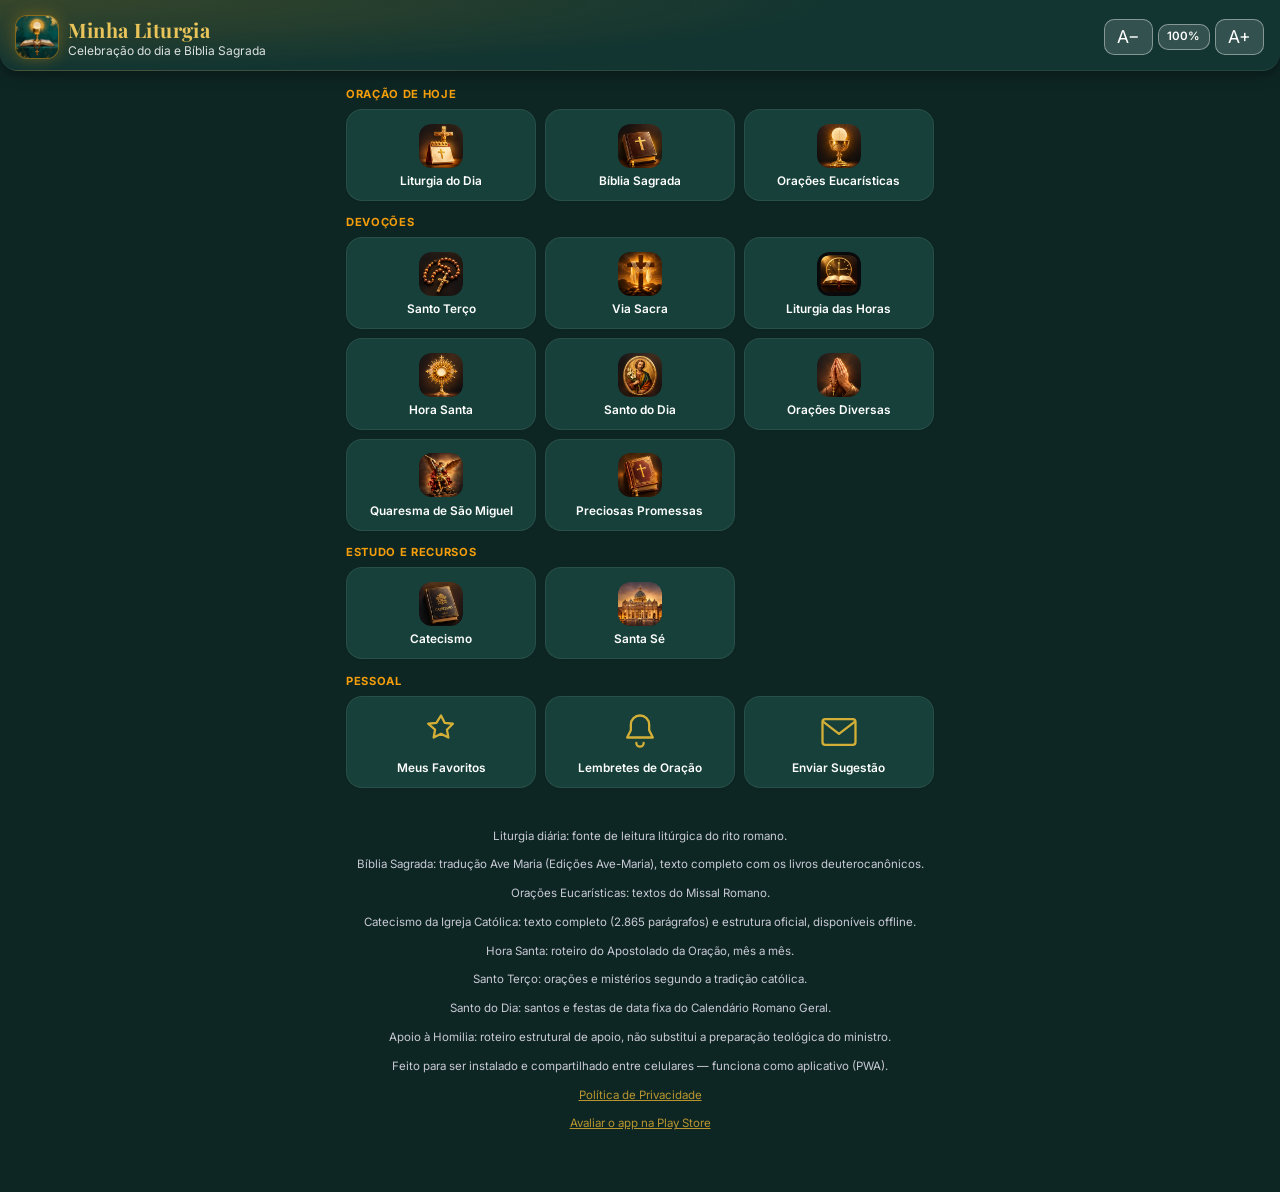
<file: minha-liturgia/index.html>
<!doctype html>
<html lang="pt-BR">
<head>
<meta charset="utf-8" />
<meta name="viewport" content="width=device-width, initial-scale=1, viewport-fit=cover" />
<title>Minha Liturgia</title>
<meta name="description" content="Liturgia diária católica completa para qualquer data e a Bíblia Sagrada completa, com todos os livros do Antigo e Novo Testamento." />
<meta name="theme-color" content="#0D2624" />
<link rel="manifest" href="manifest.json" />
<link rel="icon" href="icons/icon-32.png" sizes="32x32" />
<link rel="apple-touch-icon" href="icons/icon-180.png" />
<meta name="apple-mobile-web-app-capable" content="yes" />
<meta name="apple-mobile-web-app-status-bar-style" content="black-translucent" />
<meta name="apple-mobile-web-app-title" content="Minha Liturgia" />
<link rel="preconnect" href="https://fonts.googleapis.com" />
<link rel="preconnect" href="https://fonts.gstatic.com" crossorigin />
<link href="https://fonts.googleapis.com/css2?family=Playfair+Display:wght@600;700&family=Inter:wght@400;500;600;700&display=swap" rel="stylesheet" />
<link rel="stylesheet" href="styles.css" />
</head>
<body>

<header class="topbar">
  <div class="brand">
    <button id="homeBtn" class="brand-link" aria-label="Início">
      <img src="icons/icon-192.png" alt="" class="brand-icon" />
      <div>
        <h1 id="pageTitle">Minha Liturgia</h1>
        <p class="subtitle" id="pageSubtitle">Celebração do dia e Bíblia Sagrada</p>
      </div>
    </button>
  </div>
  <div class="font-size-ctrl" role="group" aria-label="Tamanho da fonte">
    <button id="fontSizeDown" class="btn ghost icon" aria-label="Diminuir fonte">A−</button>
    <button id="fontSizeReset" class="btn ghost font-size-pct" aria-label="Redefinir tamanho da fonte">100%</button>
    <button id="fontSizeUp" class="btn ghost icon" aria-label="Aumentar fonte">A+</button>
  </div>
  <button id="installBtn" class="btn ghost hidden" title="Instalar no aparelho">Instalar</button>
</header>

<main>

  <!-- ===== TELA INICIAL ===== -->
  <section id="view-home" class="view">
    <button id="dayVerseCard" class="day-verse-card hidden">
      <span class="day-verse-label">Mensagem do Dia · Evangelho</span>
      <p class="day-verse-ref" id="dayVerseRef"></p>
      <p class="day-verse-text" id="dayVerseText"></p>
    </button>

    <div class="home-group">
      <p class="home-group-label">Oração de hoje</p>
      <div class="home-grid">
        <button id="goLiturgia" class="home-card-compact">
          <span class="home-card-compact-icon" aria-hidden="true">
            <img src="icons/home/liturgia-do-dia.png" alt="" loading="lazy" />
          </span>
          <span class="home-card-compact-title">Liturgia do Dia</span>
        </button>

        <button id="goBiblia" class="home-card-compact">
          <span class="home-card-compact-icon" aria-hidden="true">
            <img src="icons/home/biblia-sagrada.png" alt="" loading="lazy" />
          </span>
          <span class="home-card-compact-title">Bíblia Sagrada</span>
        </button>

        <button id="goEucaristia" class="home-card-compact">
          <span class="home-card-compact-icon" aria-hidden="true">
            <img src="icons/home/oracoes-eucaristicas.png" alt="" loading="lazy" />
          </span>
          <span class="home-card-compact-title">Orações Eucarísticas</span>
        </button>
      </div>
    </div>

    <div class="home-group">
      <p class="home-group-label">Devoções</p>
      <div class="home-grid">
        <button id="goRosario" class="home-card-compact">
          <span class="home-card-compact-icon" aria-hidden="true">
            <img src="icons/home/santo-terco.png" alt="" loading="lazy" />
          </span>
          <span class="home-card-compact-title">Santo Terço</span>
        </button>

        <button id="goViaSacra" class="home-card-compact">
          <span class="home-card-compact-icon" aria-hidden="true">
            <img src="icons/home/via-sacra.png" alt="" loading="lazy" />
          </span>
          <span class="home-card-compact-title">Via Sacra</span>
        </button>

        <button id="goLiturgiaDasHoras" class="home-card-compact">
          <span class="home-card-compact-icon" aria-hidden="true">
            <img src="icons/home/liturgia-das-horas.png" alt="" loading="lazy" />
          </span>
          <span class="home-card-compact-title">Liturgia das Horas</span>
        </button>

        <button id="goHoraSanta" class="home-card-compact">
          <span class="home-card-compact-icon" aria-hidden="true">
            <img src="icons/home/hora-santa.png" alt="" loading="lazy" />
          </span>
          <span class="home-card-compact-title">Hora Santa</span>
        </button>

        <button id="goSantos" class="home-card-compact">
          <span class="home-card-compact-icon" aria-hidden="true">
            <img src="icons/home/santo-do-dia.png" alt="" loading="lazy" />
          </span>
          <span class="home-card-compact-title">Santo do Dia</span>
        </button>

        <button id="goOracoesDiversas" class="home-card-compact">
          <span class="home-card-compact-icon" aria-hidden="true">
            <img src="icons/home/oracoes-diversas.png" alt="" loading="lazy" />
          </span>
          <span class="home-card-compact-title">Orações Diversas</span>
        </button>

        <button id="goSaoMiguel" class="home-card-compact">
          <span class="home-card-compact-icon" aria-hidden="true">
            <img src="icons/home/quaresma-sao-miguel.png" alt="" loading="lazy" />
          </span>
          <span class="home-card-compact-title">Quaresma de São Miguel</span>
        </button>

        <button id="goPromessas" class="home-card-compact">
          <span class="home-card-compact-icon" aria-hidden="true">
            <img src="icons/home/preciosas-promessas.png" alt="" loading="lazy" />
          </span>
          <span class="home-card-compact-title">Preciosas Promessas</span>
        </button>
      </div>
    </div>

    <div class="home-group">
      <p class="home-group-label">Estudo e recursos</p>
      <div class="home-grid">
        <button id="goCatecismo" class="home-card-compact">
          <span class="home-card-compact-icon" aria-hidden="true">
            <img src="icons/home/catecismo.png" alt="" loading="lazy" />
          </span>
          <span class="home-card-compact-title">Catecismo</span>
        </button>

        <button id="goSantaSe" class="home-card-compact">
          <span class="home-card-compact-icon" aria-hidden="true">
            <img src="icons/home/santa-se.png" alt="" loading="lazy" />
          </span>
          <span class="home-card-compact-title">Santa Sé</span>
        </button>
      </div>
    </div>

    <div class="home-group">
      <p class="home-group-label">Pessoal</p>
      <div class="home-grid">
        <button id="goFavoritos" class="home-card-compact">
          <span class="home-card-compact-icon" aria-hidden="true">
            <svg viewBox="0 0 48 48"><path d="M24 6l4 8 9 1-6.5 6.5L32 30l-8-4-8 4 1.5-8.5L10 15l9-1 5-8Z" fill="none" stroke="currentColor" stroke-width="2.5" stroke-linejoin="round"/></svg>
          </span>
          <span class="home-card-compact-title">Meus Favoritos</span>
        </button>

        <button id="goLembretes" class="home-card-compact">
          <span class="home-card-compact-icon" aria-hidden="true">
            <svg viewBox="0 0 48 48"><path d="M24 6a10 10 0 0 0-10 10v6l-4 8h28l-4-8v-6A10 10 0 0 0 24 6Z" fill="none" stroke="currentColor" stroke-width="2.5" stroke-linejoin="round"/><path d="M20 36a4 4 0 0 0 8 0" fill="none" stroke="currentColor" stroke-width="2.5" stroke-linecap="round"/></svg>
          </span>
          <span class="home-card-compact-title">Lembretes de Oração</span>
        </button>

        <a id="goSugestao" class="home-card-compact" href="mailto:wagneralves.jdi@gmail.com?subject=Sugest%C3%A3o%20-%20Minha%20Liturgia&body=Ol%C3%A1!%20Minha%20sugest%C3%A3o%20para%20o%20app%20Minha%20Liturgia%3A%0A%0A">
          <span class="home-card-compact-icon" aria-hidden="true">
            <svg viewBox="0 0 48 48"><rect x="6" y="10" width="36" height="28" rx="3" fill="none" stroke="currentColor" stroke-width="2.5"/><path d="M7 13l17 13L41 13" fill="none" stroke="currentColor" stroke-width="2.5" stroke-linecap="round" stroke-linejoin="round"/></svg>
          </span>
          <span class="home-card-compact-title">Enviar Sugestão</span>
        </a>
      </div>
    </div>
  </section>

  <!-- ===== MEUS FAVORITOS ===== -->
  <section id="view-favoritos" class="view hidden">
    <button class="back-link" data-back-to="home">‹ Início</button>

    <section id="favoritos-step-lista" class="bible-step">
      <p class="fieis-note">Orações, leituras e reflexões que você marcou com ☆ Favoritar em qualquer parte do app ficam salvas aqui, no seu aparelho.</p>
      <p id="favoritosVazio" class="status hidden">Você ainda não favoritou nada. Toque em "☆ Favoritar" em uma oração ou leitura pra guardá-la aqui.</p>
      <div id="favoritosList" class="book-list"></div>
    </section>

    <section id="favoritos-step-leitura" class="bible-step hidden">
      <button class="back-link" data-back-to="favoritos-lista">‹ Meus Favoritos</button>
      <article class="card">
        <h2 id="favoritoLeituraTitulo" class="bible-title"></h2>
        <p id="favoritoLeituraSubtitulo" class="fieis-note"></p>
        <button id="narrateFavoritoBtn" class="btn subtle narration-btn" data-narration-label="🔊 Ouvir">🔊 Ouvir</button>
        <p id="favoritoLeituraTexto" class="reading-text"></p>
        <button id="removerFavoritoBtn" class="btn subtle cic-showall">Remover dos favoritos</button>
      </article>
    </section>
  </section>

  <!-- ===== LEMBRETES DE ORAÇÃO ===== -->
  <section id="view-lembretes" class="view hidden">
    <button class="back-link" data-back-to="home">‹ Início</button>

    <article class="card">
      <p class="fieis-note">Ative lembretes para os momentos de oração do dia. Como o app não tem servidor (por privacidade, sem coleta de dados), o lembrete funciona enquanto o app estiver aberto ou instalado rodando em segundo plano — não é um despertador garantido do sistema, mas ajuda a criar o hábito.</p>
      <button id="lembretesPedirPermissaoBtn" class="btn primary hidden">Permitir notificações</button>
      <p id="lembretesStatus" class="status hidden"></p>
    </article>

    <div id="lembretesList"></div>
  </section>

  <!-- ===== LITURGIA DO DIA ===== -->
  <section id="view-liturgia" class="view hidden">
    <button class="back-link" data-back-to="home">‹ Início</button>

    <section class="date-nav card">
      <button id="prevDay" class="btn icon" aria-label="Dia anterior">‹</button>
      <input id="datePicker" type="date" aria-label="Escolher data" />
      <button id="nextDay" class="btn icon" aria-label="Próximo dia">›</button>
      <button id="todayBtn" class="btn subtle">Hoje</button>
    </section>

    <section id="status" class="status" aria-live="polite"></section>

    <section id="liturgyHeader" class="card liturgy-header hidden">
      <span id="colorBadge" class="color-badge"></span>
      <h2 id="celebrationTitle"></h2>
      <p id="dateLine" class="date-line"></p>
      <p id="cycleLine" class="cycle-line"></p>
    </section>

    <section id="liturgyBody" class="hidden">

      <article class="card section" id="sec-coleta">
        <h3><span class="section-title">Oração Coleta</span><button class="narrate-icon-btn" data-narrate="coleta" data-narration-compact="true" aria-label="Ouvir esta oração">🔊</button></h3>
        <p class="prayer-text" id="txt-coleta"></p>
      </article>

      <article class="card section" id="sec-primeira">
        <h3><span class="section-title">Primeira Leitura</span><button class="narrate-icon-btn" data-narrate="primeira" data-narration-compact="true" aria-label="Ouvir esta leitura">🔊</button></h3>
        <div class="reading-options hidden" id="opts-primeira"></div>
        <p class="reference" id="ref-primeira"></p>
        <p class="reading-text" id="txt-primeira"></p>
      </article>

      <article class="card section" id="sec-salmo">
        <h3><span class="section-title">Salmo Responsorial</span><button class="narrate-icon-btn" data-narrate="salmo" data-narration-compact="true" aria-label="Ouvir este salmo">🔊</button></h3>
        <div class="reading-options hidden" id="opts-salmo"></div>
        <p class="reference" id="ref-salmo"></p>
        <p class="refrain" id="refrao-salmo"></p>
        <p class="reading-text" id="txt-salmo"></p>
      </article>

      <article class="card section hidden" id="sec-segunda">
        <h3><span class="section-title">Segunda Leitura</span><button class="narrate-icon-btn" data-narrate="segunda" data-narration-compact="true" aria-label="Ouvir esta leitura">🔊</button></h3>
        <div class="reading-options hidden" id="opts-segunda"></div>
        <p class="reference" id="ref-segunda"></p>
        <p class="reading-text" id="txt-segunda"></p>
      </article>

      <article class="card section" id="sec-evangelho">
        <h3><span class="section-title">Evangelho</span><button class="narrate-icon-btn" data-narrate="evangelho" data-narration-compact="true" aria-label="Ouvir o evangelho">🔊</button></h3>
        <div class="reading-options hidden" id="opts-evangelho"></div>
        <p class="reference" id="ref-evangelho"></p>
        <p class="reading-text" id="txt-evangelho"></p>
      </article>

      <article class="card section hidden" id="sec-oferendas">
        <h3><span class="section-title">Oração sobre as Oferendas</span><button class="narrate-icon-btn" data-narrate="oferendas" data-narration-compact="true" aria-label="Ouvir esta oração">🔊</button></h3>
        <p class="prayer-text" id="txt-oferendas"></p>
      </article>

      <article class="card section hidden" id="sec-comunhao">
        <h3><span class="section-title">Oração Final <span class="hint">(Pós-Comunhão)</span></span><button class="narrate-icon-btn" data-narrate="comunhao" data-narration-compact="true" aria-label="Ouvir esta oração">🔊</button></h3>
        <p class="prayer-text" id="txt-comunhao"></p>
      </article>

      <section class="share-bar">
        <button id="narrateLiturgyBtn" class="btn subtle narration-btn" data-narration-label="🔊 Ouvir a liturgia">🔊 Ouvir a liturgia</button>
        <button id="shareBtn" class="btn primary">Compartilhar liturgia de hoje</button>
        <button id="copyBtn" class="btn subtle">Copiar texto</button>
        <button id="goHomilia" class="btn subtle">Preparar homilia (15 min)</button>
        <button id="pdfBtn" class="btn subtle">Baixar PDF da Celebração</button>
      </section>
    </section>

    <section id="offlineNote" class="offline-note hidden">
      Sem conexão — mostrando a última liturgia salva neste aparelho.
    </section>
  </section>

  <!-- ===== BÍBLIA SAGRADA ===== -->
  <section id="view-biblia" class="view hidden">
    <button class="back-link" data-back-to="home">‹ Início</button>

    <!-- Passo 1: Testamento -->
    <section id="bible-step-testament" class="bible-step">
      <div class="cic-search card">
        <input id="bibleSearchInput" type="search" placeholder="Buscar palavra ou trecho na Bíblia inteira…" />
      </div>
      <p id="bibleSearchStatus" class="status" aria-live="polite"></p>
      <div class="testament-choice">
        <button id="chooseAT" class="btn testament-btn">Antigo Testamento</button>
        <button id="chooseNT" class="btn testament-btn">Novo Testamento</button>
      </div>
      <p id="bibleStatus" class="status" aria-live="polite"></p>
    </section>

    <!-- Busca por palavra -->
    <section id="bible-step-search" class="bible-step hidden">
      <button class="back-link" data-back-to="testament">‹ Bíblia Sagrada</button>
      <h2 class="bible-title">Resultados da busca</h2>
      <div id="bibleSearchResults" class="book-list"></div>
    </section>

    <!-- Passo 2: Livros -->
    <section id="bible-step-books" class="bible-step hidden">
      <button class="back-link" data-back-to="testament">‹ Antigo/Novo Testamento</button>
      <h2 id="testamentTitle" class="bible-title"></h2>
      <div id="bookList" class="book-list"></div>
    </section>

    <!-- Passo 3: Capítulos -->
    <section id="bible-step-chapters" class="bible-step hidden">
      <button class="back-link" data-back-to="books">‹ Livros</button>
      <h2 id="bookTitle" class="bible-title"></h2>
      <div id="chapterGrid" class="chapter-grid"></div>
    </section>

    <!-- Passo 4: Leitura do capítulo -->
    <section id="bible-step-reader" class="bible-step hidden">
      <button class="back-link" data-back-to="chapters">‹ Capítulos</button>
      <div class="reader-header card">
        <h2 id="readerTitle" class="bible-title"></h2>
        <button id="narrateBibleBtn" class="btn subtle narration-btn" data-narration-label="🔊 Ouvir capítulo">🔊 Ouvir capítulo</button>
        <div class="verse-jump">
          <label for="verseJumpInput">Ir para o versículo</label>
          <input id="verseJumpInput" type="number" min="1" inputmode="numeric" placeholder="nº" />
          <button id="verseJumpBtn" class="btn subtle">Ir</button>
        </div>
      </div>
      <article id="verseList" class="card verse-list"></article>
    </section>
  </section>

  <!-- ===== ORAÇÕES EUCARÍSTICAS ===== -->
  <section id="view-eucaristia" class="view hidden">
    <button class="back-link" data-back-to="home">‹ Início</button>

    <section id="eucharist-step-list" class="bible-step">
      <p class="fieis-note">As cinco Orações Eucarísticas Ordinárias do Missal Romano. As Orações I a IV têm o texto completo; a V (própria do Brasil) traz a estrutura fixa e a orientação de quando usá-la — o texto integral está no Missal Romano.</p>
      <div id="eucharistList" class="book-list"></div>
    </section>

    <section id="eucharist-step-reader" class="bible-step hidden">
      <button class="back-link" data-back-to="eucharist-list">‹ Orações Eucarísticas</button>
      <h2 id="eucharistReaderTitle" class="bible-title"></h2>
      <button id="narrateEucharistBtn" class="btn subtle narration-btn" data-narration-label="🔊 Ouvir">🔊 Ouvir</button>
      <article id="eucharistBody" class="card eucharist-body"></article>
    </section>
  </section>

  <!-- ===== CATECISMO ===== -->
  <section id="view-catecismo" class="view hidden">
    <button class="back-link" data-back-to="home">‹ Início</button>

    <section id="cic-step-busca" class="bible-step">
      <div class="cic-search card">
        <input id="cicSearchInput" type="search" placeholder="Buscar por tema (ex.: Eucaristia, Batismo, Mandamentos…)" />
      </div>
      <div id="cicSearchResults"></div>
      <button id="cicShowAllBtn" class="btn subtle cic-showall">Ver índice do Catecismo</button>
    </section>

    <section id="cic-step-grupos" class="bible-step hidden">
      <button id="cicIndiceBack" class="back-link">‹ Voltar</button>
      <h2 id="cicIndiceTitle" class="bible-title">Índice do Catecismo</h2>
      <div id="cicGroupList" class="book-list"></div>
    </section>

    <section id="cic-step-grupo" class="bible-step hidden">
      <button class="back-link" data-back-to="cic-busca">‹ Busca</button>
      <h2 id="cicGroupTitle" class="bible-title"></h2>
      <p id="cicGroupNote" class="status"></p>
      <div id="cicParagraphList" class="chapter-grid"></div>
    </section>

    <section id="cic-step-paragrafo" class="bible-step hidden">
      <button class="back-link" data-back-to="cic-grupo">‹ Voltar</button>
      <div class="reader-header card">
        <h2 id="cicParagraphNumber" class="bible-title"></h2>
        <p id="cicParagraphBreadcrumb" class="cic-breadcrumb"></p>
        <button id="narrateCicBtn" class="btn subtle narration-btn" data-narration-label="🔊 Ouvir">🔊 Ouvir</button>
        <button id="favoritarCicBtn" class="btn subtle">☆ Favoritar</button>
      </div>
      <article class="card">
        <p id="cicParagraphText" class="reading-text"></p>
      </article>
    </section>
  </section>

  <!-- ===== HORA SANTA ===== -->
  <section id="view-horasanta" class="view hidden">
    <button class="back-link" data-back-to="home">‹ Início</button>

    <section id="hs-step-list" class="bible-step">
      <p class="fieis-note">Escolha o mês para ver o roteiro completo da Hora Santa do Apostolado da Oração.</p>
      <div id="hsMonthList" class="book-list"></div>
    </section>

    <section id="hs-step-reader" class="bible-step hidden">
      <button class="back-link" data-back-to="hs-list">‹ Meses</button>
      <h2 id="hsReaderTitle" class="bible-title"></h2>
      <button id="narrateHoraSantaBtn" class="btn subtle narration-btn" data-narration-label="🔊 Ouvir">🔊 Ouvir</button>
      <p id="hsIncompleteNote" class="status error hidden"></p>
      <article id="hsBody" class="card eucharist-body"></article>
    </section>
  </section>

  <!-- ===== SANTO TERÇO ===== -->
  <section id="view-rosario" class="view hidden">
    <button class="back-link" data-back-to="home">‹ Início</button>

    <section id="rosario-step-modo" class="bible-step">
      <p class="fieis-note">Escolha como deseja rezar hoje.</p>
      <div class="book-list">
        <button id="goTerco" class="book-btn"><span>Terço</span><small>Um só grupo de mistérios, 5 dezenas</small></button>
        <button id="goRosarioCompleto" class="book-btn"><span>Rosário Completo</span><small>Os quatro grupos de mistérios, 20 dezenas</small></button>
        <button id="goTercoMisericordia" class="book-btn"><span>Terço da Misericórdia</span><small>Coroazinha da Divina Misericórdia</small></button>
        <button id="goTercoSaoMiguel" class="book-btn"><span>Terço de São Miguel Arcanjo</span><small>Nove saudações aos coros angélicos, com quatro Pai-Nossos aos Arcanjos</small></button>
        <button id="goTercoLibertacao" class="book-btn"><span>Terço do Rosário da Libertação</span><small>Cinco mistérios de cura e libertação espiritual, inspirados em Jo 8,36</small></button>
        <button id="goTercoChagas" class="book-btn"><span>Terço das Santas Chagas</span><small>Cinco dezenas em honra das Chagas de Cristo</small></button>
      </div>
    </section>

    <section id="rosario-step-misterio" class="bible-step hidden">
      <button class="back-link" data-back-to="rosario-modo">‹ Voltar</button>
      <h2 class="bible-title">Escolha o mistério</h2>
      <div id="rosarioMisterioList" class="book-list"></div>
    </section>

    <section id="rosario-step-reader" class="bible-step hidden">
      <button class="back-link" data-back-to="rosario-misterio">‹ Voltar</button>
      <h2 id="rosarioReaderTitle" class="bible-title"></h2>
      <button id="rosarioGuiadoBtn" class="btn subtle narration-btn">🎧 Rezar guiado por áudio</button>
      <div id="rosarioGuiadoNav" class="rosario-guiado-nav hidden">
        <button id="rosarioGuiadoReiniciar" class="btn subtle" title="Voltar ao início">⏮</button>
        <button id="rosarioGuiadoAnterior" class="btn subtle">‹ Anterior</button>
        <button id="rosarioGuiadoProximo" class="btn subtle">Próximo ›</button>
      </div>
      <article id="rosarioBody" class="card eucharist-body"></article>
    </section>
  </section>

  <!-- ===== VIA SACRA ===== -->
  <section id="view-viasacra" class="view hidden">
    <button class="back-link" data-back-to="home">‹ Início</button>

    <section id="viasacra-step-modo" class="bible-step">
      <p class="fieis-note">Escolha a Via Sacra.</p>
      <div class="book-list">
        <button id="goViaSacraTradicional" class="book-btn"><span>Via Sacra Tradicional</span><small>As catorze estações, na sequência clássica</small></button>
      </div>
    </section>

    <section id="viasacra-step-reader" class="bible-step hidden">
      <button class="back-link" data-back-to="viasacra-modo">‹ Voltar</button>
      <h2 id="viaSacraReaderTitle" class="bible-title"></h2>
      <button id="viaSacraGuiadoBtn" class="btn subtle narration-btn">🎧 Rezar guiado por áudio</button>
      <div id="viaSacraGuiadoNav" class="rosario-guiado-nav hidden">
        <button id="viaSacraGuiadoReiniciar" class="btn subtle" title="Voltar ao início">⏮</button>
        <button id="viaSacraGuiadoAnterior" class="btn subtle">‹ Anterior</button>
        <button id="viaSacraGuiadoProximo" class="btn subtle">Próximo ›</button>
      </div>
      <article id="viaSacraBody" class="card eucharist-body"></article>
    </section>
  </section>

  <!-- ===== SANTO DO DIA ===== -->
  <section id="view-santos" class="view hidden">
    <button class="back-link" data-back-to="home">‹ Início</button>

    <section id="santos-step-hoje" class="bible-step">
      <div class="cic-search card">
        <input id="santosSearchInput" type="search" placeholder="Buscar santo pelo nome…" />
      </div>
      <div id="santosSearchResults"></div>
      <article id="santosHojeBody" class="card reader-header"></article>
      <div class="santos-atalhos">
        <button id="santosVerCalendarioBtn" class="btn subtle cic-showall">Ver calendário do ano todo</button>
        <button id="santosVerIndiceBtn" class="btn subtle cic-showall">Ver índice A-Z de santos</button>
      </div>
    </section>

    <section id="santos-step-meses" class="bible-step hidden">
      <button class="back-link" data-back-to="santos-hoje">‹ Hoje</button>
      <h2 class="bible-title">Calendário de Santos</h2>
      <div id="santosMesList" class="book-list"></div>
    </section>

    <section id="santos-step-dias" class="bible-step hidden">
      <button class="back-link" data-back-to="santos-meses">‹ Meses</button>
      <h2 id="santosDiasTitle" class="bible-title"></h2>
      <div id="santosDiaList" class="book-list"></div>
    </section>

    <section id="santos-step-indice" class="bible-step hidden">
      <button class="back-link" data-back-to="santos-hoje">‹ Hoje</button>
      <h2 class="bible-title">Índice A-Z de Santos</h2>
      <div id="santosIndiceLetras" class="chapter-grid"></div>
      <div id="santosIndiceLista" class="book-list"></div>
    </section>

    <section id="santos-step-leitura" class="bible-step hidden">
      <button class="back-link" data-back-to="santos-dias">‹ Voltar</button>
      <article id="santosLeituraBody" class="card reader-header"></article>
    </section>
  </section>

  <!-- ===== SANTA SÉ ===== -->
  <section id="view-santase" class="view hidden">
    <button class="back-link" data-back-to="home">‹ Início</button>

    <section id="santase-step-categorias" class="bible-step">
      <p class="fieis-note">Atalhos diretos para o site oficial do Vaticano — encíclicas, exortações, cartas, homilias, discursos e outros documentos da Santa Sé, organizados por pontificado. Cada link abre o site vatican.va fora do app.</p>
      <div id="santaseCategoriaList" class="book-list"></div>
    </section>

    <section id="santase-step-entradas" class="bible-step hidden">
      <button class="back-link" data-back-to="santase-categorias">‹ Santa Sé</button>
      <h2 id="santaseCategoriaTitle" class="bible-title"></h2>
      <p id="santaseCategoriaNota" class="fieis-note"></p>
      <div id="santaseEntradaList" class="book-list"></div>
    </section>
  </section>

  <!-- ===== ORAÇÕES DIVERSAS ===== -->
  <section id="view-oracoesdiversas" class="view hidden">
    <button class="back-link" data-back-to="home">‹ Início</button>

    <section id="oracoesdiversas-step-lista" class="bible-step">
      <p class="fieis-note">Orações para necessidades do dia a dia: cura, proteção, família, trabalho e momentos difíceis.</p>
      <div id="oracoesDiversasList" class="book-list"></div>
    </section>

    <section id="oracoesdiversas-step-leitura" class="bible-step hidden">
      <button class="back-link" data-back-to="oracoesdiversas-lista">‹ Orações Diversas</button>
      <article class="card">
        <h2 id="oracaoDiversaTitulo" class="bible-title"></h2>
        <button id="narrateOracaoDiversaBtn" class="btn subtle narration-btn" data-narration-label="🔊 Ouvir">🔊 Ouvir</button>
        <button id="favoritarOracaoDiversaBtn" class="btn subtle">☆ Favoritar</button>
        <p id="oracaoDiversaTexto" class="reading-text"></p>
        <p id="oracaoDiversaNota" class="eu-nota hidden"></p>
      </article>
    </section>
  </section>

  <!-- ===== QUARESMA DE SÃO MIGUEL ARCANJO ===== -->
  <section id="view-saomiguel" class="view hidden">
    <button class="back-link" data-back-to="home">‹ Início</button>

    <section id="saomiguel-step-home" class="bible-step">
      <article class="card">
        <h2 class="bible-title">O que é a Quaresma de São Miguel?</h2>
        <p class="prayer-text">A Quaresma de São Miguel é um caminho espiritual de 40 dias de oração, penitência e conversão, vivido entre 15 de agosto e 29 de setembro, em preparação para a festa dos Santos Arcanjos. Essa devoção nasceu com São Francisco de Assis, que dedicava esse período à oração em honra de São Miguel Arcanjo.</p>
        <p class="prayer-text">Tradicionalmente, é vivida por meio de três pilares: <strong>oração, penitência e caridade</strong> — rezando diariamente as orações próprias da Quaresma, oferecendo uma penitência concreta, praticando obras de caridade e apresentando a Deus intenções específicas, sob a proteção de São Miguel Arcanjo.</p>
        <p class="fieis-note">Escolha o roteiro que deseja seguir nestes 40 dias:</p>
      </article>

      <button id="goSaoMiguelGilson" class="home-card-compact quaresma-trilha-btn">
        <span class="home-card-compact-title">Frei Gilson</span>
        <small>Itinerário São Miguel Arcanjo 2026 — tema, passagem e diário de cada dia</small>
      </button>

      <button id="goSaoMiguelHesed" class="home-card-compact quaresma-trilha-btn">
        <span class="home-card-compact-title">Instituto Hesed</span>
        <small>Devocionário Quaresma de São Miguel 2026 — passagem e pergunta de reflexão de cada dia</small>
      </button>
    </section>

    <!-- ---------- Trilha: Instituto Hesed ---------- -->
    <section id="saomiguel-step-hesed" class="bible-step hidden">
      <button class="back-link" data-back-to="saomiguel-home">‹ Quaresma de São Miguel</button>
      <article class="card">
        <p class="eu-nota">Estrutura baseada no Devocionário Quaresma de São Miguel 2026, distribuído gratuitamente pelo Instituto Hesed / Exército de São Miguel. Todos os direitos sobre o roteiro dos 40 dias (passagens bíblicas e perguntas de reflexão) pertencem ao Instituto Hesed (@irkelly_institutohesed_oficial).</p>
      </article>

      <p class="fieis-note">Orações de devoção a São Miguel Arcanjo: proteção, defesa e libertação contra o mal.</p>
      <div id="saoMiguelList" class="book-list"></div>

      <button id="goHesedRoteiro" class="btn primary quaresma-roteiro-btn">Ver roteiro dos 40 dias</button>
    </section>

    <section id="saomiguel-step-hesed-leitura" class="bible-step hidden">
      <button class="back-link" data-back-to="saomiguel-hesed">‹ Instituto Hesed</button>
      <article class="card">
        <h2 id="saoMiguelTitulo" class="bible-title"></h2>
        <button id="narrateSaoMiguelBtn" class="btn subtle narration-btn" data-narration-label="🔊 Ouvir">🔊 Ouvir</button>
        <button id="favoritarSaoMiguelBtn" class="btn subtle">☆ Favoritar</button>
        <p id="saoMiguelTexto" class="reading-text"></p>
        <p id="saoMiguelNota" class="eu-nota hidden"></p>
      </article>
    </section>

    <section id="saomiguel-step-hesed-roteiro" class="bible-step hidden">
      <button class="back-link" data-back-to="saomiguel-hesed">‹ Instituto Hesed</button>
      <p class="fieis-note">Roteiro dos 40 dias: uma passagem bíblica e uma pergunta para reflexão a cada dia. Marque os dias em que rezou, para acompanhar sua fidelidade ao longo da caminhada.</p>
      <div id="quaresmaRoteiroList"></div>
    </section>

    <!-- ---------- Trilha: Frei Gilson ---------- -->
    <section id="saomiguel-step-gilson" class="bible-step hidden">
      <button class="back-link" data-back-to="saomiguel-home">‹ Quaresma de São Miguel</button>
      <article class="card">
        <p class="eu-nota">Estrutura baseada no Itinerário São Miguel Arcanjo 2026 (Frei Gilson), disponibilizado gratuitamente pela plataforma Baixe Livros. O texto das meditações diárias e dos mistérios do Rosário é autoral e está fora do escopo deste app; aqui reproduzimos apenas o tema, a data e a passagem bíblica de cada dia, além das orações tradicionais do itinerário.</p>
      </article>

      <p class="fieis-note">Orações de devoção a São Miguel Arcanjo: proteção, defesa e libertação contra o mal.</p>
      <div id="gilsonOracoesList" class="book-list"></div>

      <button id="goGilsonRoteiro" class="btn primary quaresma-roteiro-btn">Ver roteiro dos 40 dias</button>
    </section>

    <section id="saomiguel-step-gilson-leitura" class="bible-step hidden">
      <button class="back-link" data-back-to="saomiguel-gilson">‹ Frei Gilson</button>
      <article class="card">
        <h2 id="gilsonOracaoTitulo" class="bible-title"></h2>
        <button id="narrateGilsonOracaoBtn" class="btn subtle narration-btn" data-narration-label="🔊 Ouvir">🔊 Ouvir</button>
        <button id="favoritarGilsonOracaoBtn" class="btn subtle">☆ Favoritar</button>
        <p id="gilsonOracaoTexto" class="reading-text"></p>
        <p id="gilsonOracaoNota" class="eu-nota hidden"></p>
      </article>
    </section>

    <section id="saomiguel-step-gilson-roteiro" class="bible-step hidden">
      <button class="back-link" data-back-to="saomiguel-gilson">‹ Frei Gilson</button>
      <p class="fieis-note">Roteiro dos 40 dias: tema, data e passagem bíblica de cada dia, com espaço para o seu diário pessoal. Marque os dias em que rezou, para acompanhar sua fidelidade ao longo da caminhada.</p>
      <div id="gilsonRoteiroList"></div>
    </section>

    <!-- ---------- Leitura de passagem (compartilhada) ---------- -->
    <section id="saomiguel-step-passagem" class="bible-step hidden">
      <button id="quaresmaPassagemVoltar" class="back-link">‹ Roteiro da Quaresma</button>
      <article class="card">
        <h2 id="quaresmaPassagemTitulo" class="bible-title"></h2>
        <p id="quaresmaPassagemRef" class="reference"></p>
        <button id="narrateQuaresmaPassagemBtn" class="btn subtle narration-btn" data-narration-label="🔊 Ouvir">🔊 Ouvir</button>
        <p id="quaresmaPassagemStatus" class="status hidden"></p>
        <div id="quaresmaPassagemVersos" class="verse-list"></div>
      </article>
    </section>
  </section>

  <!-- ===== LITURGIA DAS HORAS ===== -->
  <section id="view-liturgiadashoras" class="view hidden">
    <button class="back-link" data-back-to="home">‹ Início</button>

    <section id="lh-step-home" class="bible-step">
      <article class="card">
        <p class="fieis-note">Uma estrutura própria de oração para os 5 momentos do dia, inspirada na Liturgia das Horas — com salmos e cânticos da nossa Bíblia (Ave Maria) e orações tradicionais. Não é o Ofício Divino oficial (esse tem tradução própria, protegida pela CNBB/Paulus); para o Ofício completo, use o aplicativo oficial da CNBB.</p>
      </article>
      <div id="lhHorasList" class="book-list"></div>
    </section>

    <section id="lh-step-leitura" class="bible-step hidden">
      <button class="back-link" data-back-to="lh-home">‹ Liturgia das Horas</button>
      <div class="reader-header card">
        <h2 id="lhReaderTitle" class="bible-title"></h2>
        <p id="lhReaderSubtitle" class="fieis-note"></p>
        <button id="narrateLhBtn" class="btn subtle narration-btn" data-narration-label="🔊 Ouvir">🔊 Ouvir</button>
      </div>
      <div id="lhBody"></div>
    </section>
  </section>

  <!-- ===== PRECIOSAS PROMESSAS ===== -->
  <section id="view-promessas" class="view hidden">
    <button class="back-link" data-back-to="home">‹ Início</button>

    <section class="card promessa-intro">
      <h2 class="bible-title">Preciosas Promessas</h2>
      <p class="fieis-note">Como na caixinha de promessas: toque no botão e receba um versículo bíblico sorteado, com uma breve reflexão.</p>
      <button id="promessaBtn" class="btn primary">Tirar uma promessa</button>
    </section>

    <p id="promessaStatus" class="status hidden"></p>

    <article id="promessaResultado" class="card section hidden">
      <p class="reference" id="promessaRef"></p>
      <button id="narratePromessaBtn" class="btn subtle narration-btn" data-narration-label="🔊 Ouvir">🔊 Ouvir</button>
      <button id="favoritarPromessaBtn" class="btn subtle">☆ Favoritar</button>
      <p id="promessaTexto" class="reading-text"></p>
      <h3>Reflexão</h3>
      <p id="promessaReflexao" class="prayer-text"></p>
      <button id="promessaOutraBtn" class="btn subtle cic-showall">Tirar outra promessa</button>
    </article>
  </section>

  <!-- ===== APOIO À HOMILIA ===== -->
  <section id="view-homilia" class="view hidden">
    <button class="back-link" data-back-to="home">‹ Início</button>
    <div id="homiliaBody"></div>
  </section>

</main>

<footer>
  <p>Liturgia diária: fonte de leitura litúrgica do rito romano.</p>
  <p>Bíblia Sagrada: tradução Ave Maria (Edições Ave-Maria), texto completo com os livros deuterocanônicos.</p>
  <p>Orações Eucarísticas: textos do Missal Romano.</p>
  <p>Catecismo da Igreja Católica: texto completo (2.865 parágrafos) e estrutura oficial, disponíveis offline.</p>
  <p>Hora Santa: roteiro do Apostolado da Oração, mês a mês.</p>
  <p>Santo Terço: orações e mistérios segundo a tradição católica.</p>
  <p>Santo do Dia: santos e festas de data fixa do Calendário Romano Geral.</p>
  <p>Apoio à Homilia: roteiro estrutural de apoio, não substitui a preparação teológica do ministro.</p>
  <p>Feito para ser instalado e compartilhado entre celulares — funciona como aplicativo (PWA).</p>
  <p><a href="privacidade.html">Política de Privacidade</a></p>
  <p><a href="https://play.google.com/store/apps/details?id=com.minhaliturgia.app" target="_blank" rel="noopener">Avaliar o app na Play Store</a></p>
</footer>

<div id="toast" class="toast hidden"></div>

<div id="updateBanner" class="update-banner hidden">
  <span>Nova versão do app disponível.</span>
  <button id="updateBannerBtn" class="btn primary">Atualizar agora</button>
</div>

<div id="pdfPrintArea" class="pdf-doc"></div>

<script src="narration.js"></script>
<script src="bible.js"></script>
<script src="eucharist.js"></script>
<script src="catechism.js"></script>
<script src="horasanta.js"></script>
<script src="rosario.js"></script>
<script src="viasacra.js"></script>
<script src="santos.js"></script>
<script src="homilia.js"></script>
<script src="santase.js"></script>
<script src="oracoesdiversas.js"></script>
<script src="saomiguel.js"></script>
<script src="liturgiadashoras.js"></script>
<script src="promessas.js"></script>
<script src="favoritos.js"></script>
<script src="lembretes.js"></script>
<script src="pdf.js"></script>
<script src="app.js"></script>
</body>
</html>
</file>
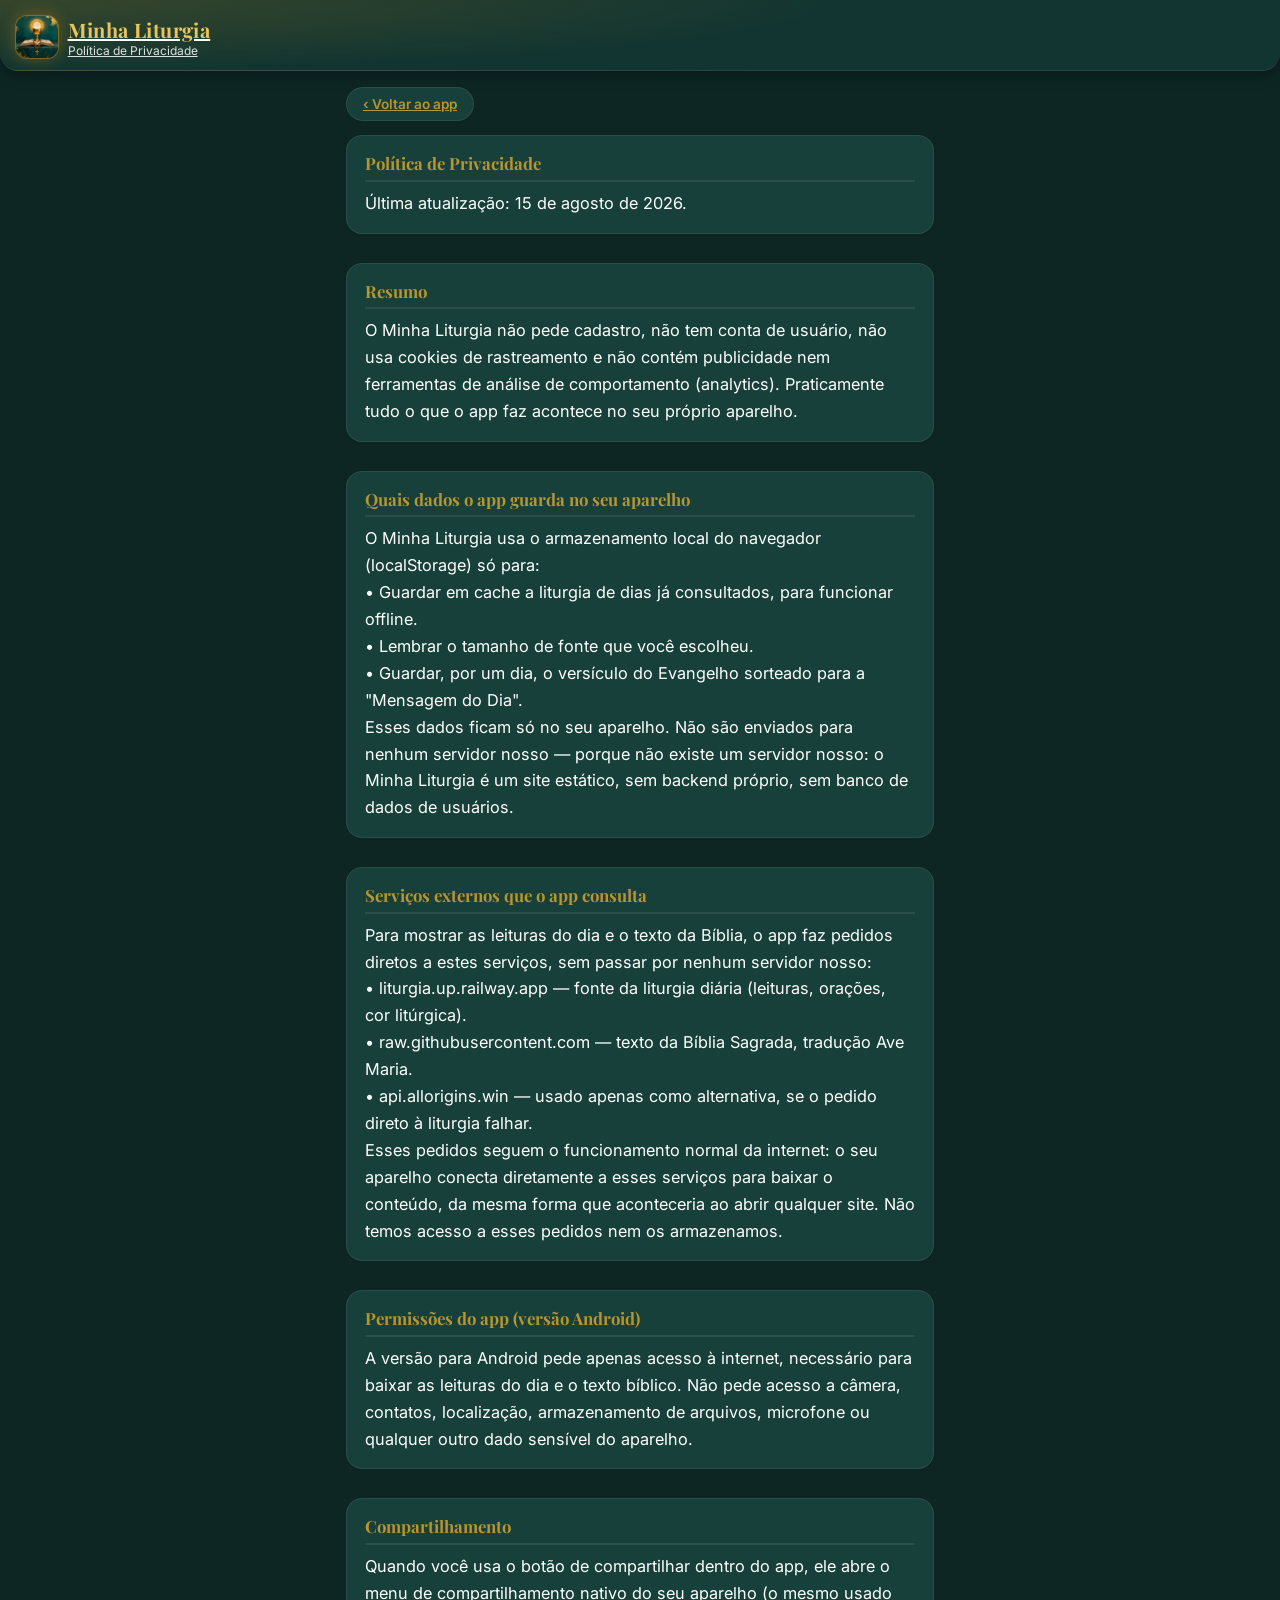
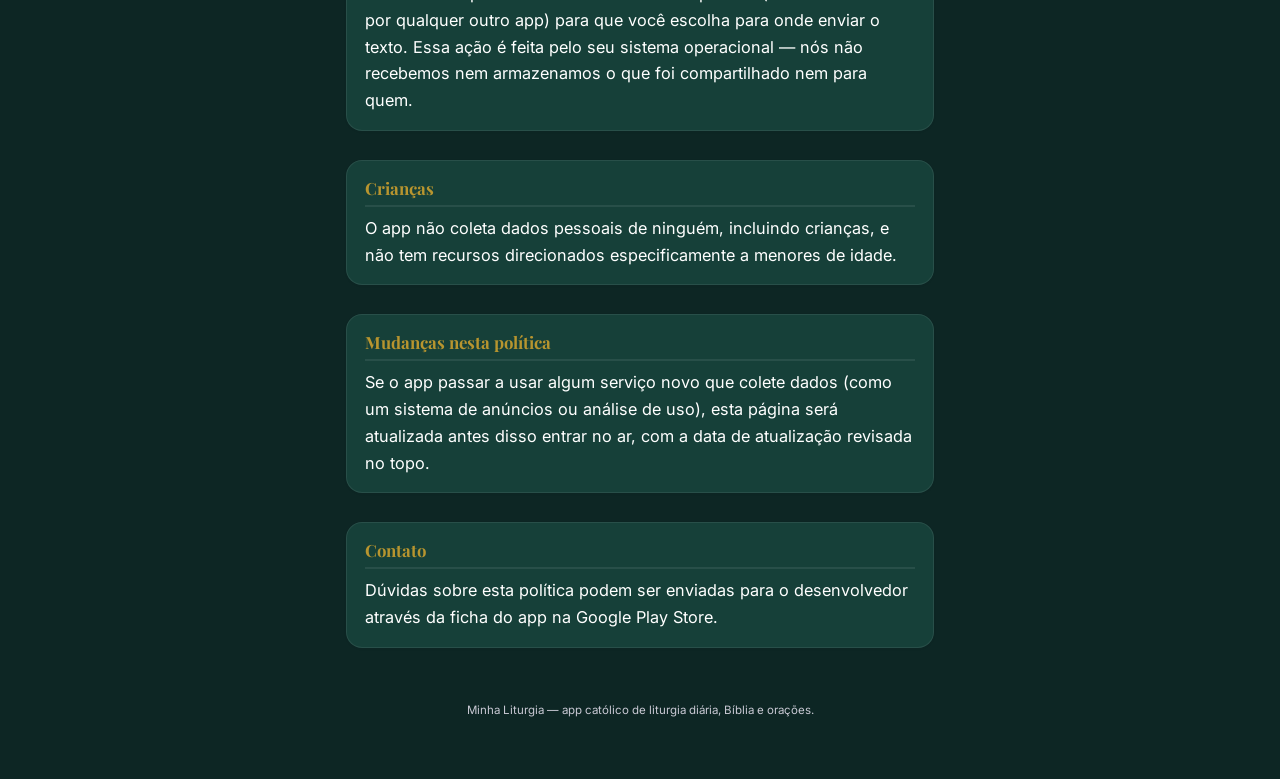
<file: minha-liturgia/privacidade.html>
<!doctype html>
<html lang="pt-BR">
<head>
<meta charset="utf-8" />
<meta name="viewport" content="width=device-width, initial-scale=1, viewport-fit=cover" />
<title>Política de Privacidade — Minha Liturgia</title>
<meta name="description" content="Política de privacidade do app Minha Liturgia." />
<meta name="theme-color" content="#0D2624" />
<link rel="icon" href="icons/icon-32.png" sizes="32x32" />
<link rel="preconnect" href="https://fonts.googleapis.com" />
<link rel="preconnect" href="https://fonts.gstatic.com" crossorigin />
<link href="https://fonts.googleapis.com/css2?family=Playfair+Display:wght@600;700&family=Inter:wght@400;500;600;700&display=swap" rel="stylesheet" />
<link rel="stylesheet" href="styles.css" />
</head>
<body>

<header class="topbar">
  <div class="brand">
    <a href="index.html" class="brand-link">
      <img src="icons/icon-192.png" alt="" class="brand-icon" />
      <div>
        <h1>Minha Liturgia</h1>
        <p class="subtitle">Política de Privacidade</p>
      </div>
    </a>
  </div>
</header>

<main>
  <section class="view">
    <a class="back-link" href="index.html">‹ Voltar ao app</a>

    <article class="card section">
      <h3>Política de Privacidade</h3>
      <p class="prayer-text">Última atualização: 15 de agosto de 2026.</p>
    </article>

    <article class="card section">
      <h3>Resumo</h3>
      <p class="reading-text">O Minha Liturgia não pede cadastro, não tem conta de usuário, não usa cookies de rastreamento e não contém publicidade nem ferramentas de análise de comportamento (analytics). Praticamente tudo o que o app faz acontece no seu próprio aparelho.</p>
    </article>

    <article class="card section">
      <h3>Quais dados o app guarda no seu aparelho</h3>
      <p class="reading-text">O Minha Liturgia usa o armazenamento local do navegador (localStorage) só para:</p>
      <p class="reading-text">• Guardar em cache a liturgia de dias já consultados, para funcionar offline.
• Lembrar o tamanho de fonte que você escolheu.
• Guardar, por um dia, o versículo do Evangelho sorteado para a "Mensagem do Dia".</p>
      <p class="reading-text">Esses dados ficam só no seu aparelho. Não são enviados para nenhum servidor nosso — porque não existe um servidor nosso: o Minha Liturgia é um site estático, sem backend próprio, sem banco de dados de usuários.</p>
    </article>

    <article class="card section">
      <h3>Serviços externos que o app consulta</h3>
      <p class="reading-text">Para mostrar as leituras do dia e o texto da Bíblia, o app faz pedidos diretos a estes serviços, sem passar por nenhum servidor nosso:</p>
      <p class="reading-text">• liturgia.up.railway.app — fonte da liturgia diária (leituras, orações, cor litúrgica).
• raw.githubusercontent.com — texto da Bíblia Sagrada, tradução Ave Maria.
• api.allorigins.win — usado apenas como alternativa, se o pedido direto à liturgia falhar.</p>
      <p class="reading-text">Esses pedidos seguem o funcionamento normal da internet: o seu aparelho conecta diretamente a esses serviços para baixar o conteúdo, da mesma forma que aconteceria ao abrir qualquer site. Não temos acesso a esses pedidos nem os armazenamos.</p>
    </article>

    <article class="card section">
      <h3>Permissões do app (versão Android)</h3>
      <p class="reading-text">A versão para Android pede apenas acesso à internet, necessário para baixar as leituras do dia e o texto bíblico. Não pede acesso a câmera, contatos, localização, armazenamento de arquivos, microfone ou qualquer outro dado sensível do aparelho.</p>
    </article>

    <article class="card section">
      <h3>Compartilhamento</h3>
      <p class="reading-text">Quando você usa o botão de compartilhar dentro do app, ele abre o menu de compartilhamento nativo do seu aparelho (o mesmo usado por qualquer outro app) para que você escolha para onde enviar o texto. Essa ação é feita pelo seu sistema operacional — nós não recebemos nem armazenamos o que foi compartilhado nem para quem.</p>
    </article>

    <article class="card section">
      <h3>Crianças</h3>
      <p class="reading-text">O app não coleta dados pessoais de ninguém, incluindo crianças, e não tem recursos direcionados especificamente a menores de idade.</p>
    </article>

    <article class="card section">
      <h3>Mudanças nesta política</h3>
      <p class="reading-text">Se o app passar a usar algum serviço novo que colete dados (como um sistema de anúncios ou análise de uso), esta página será atualizada antes disso entrar no ar, com a data de atualização revisada no topo.</p>
    </article>

    <article class="card section">
      <h3>Contato</h3>
      <p class="reading-text">Dúvidas sobre esta política podem ser enviadas para o desenvolvedor através da ficha do app na Google Play Store.</p>
    </article>
  </section>
</main>

<footer>
  <p>Minha Liturgia — app católico de liturgia diária, Bíblia e orações.</p>
</footer>

</body>
</html>
</file>
<file: minha-liturgia/styles.css>
:root {
  --violet: #D4AF37;
  --violet-dark: #B8952F;
  --gold: #F59E0B;
  --gold-bright: #FFD700;
  --text-gold: #E8C45A;
  --bg: #0D2624;
  --bg-secondary: #123531;
  --card-bg: #164039;
  --card-bg-light: #1C4C43;
  --text: #FFFFFF;
  --muted: #C9C9D4;
  --border: rgba(255, 255, 255, 0.08);
  --radius: 16px;
  --txt-scale: 1;
  color-scheme: dark;
}

* { box-sizing: border-box; }

/* --txt-scale afeta apenas o texto de leitura (ver seletores abaixo), não a estrutura do layout. */

html, body {
  margin: 0;
  padding: 0;
  background: var(--bg);
  color: var(--text);
  font-family: "Inter", system-ui, -apple-system, sans-serif;
  -webkit-font-smoothing: antialiased;
}

h1, h2, h3,
.bible-title, #celebrationTitle {
  font-family: "Playfair Display", Georgia, serif;
}

body {
  padding-bottom: 3rem;
}

.topbar {
  display: flex;
  align-items: center;
  justify-content: space-between;
  gap: 0.75rem;
  padding: 1rem 1rem 0.75rem;
  background:
    radial-gradient(120% 180% at 0% 0%, rgba(245, 158, 11, 0.16), transparent 55%),
    var(--bg-secondary);
  border-bottom: 1px solid var(--border);
  color: var(--text);
  border-radius: 0 0 18px 18px;
  box-shadow: 0 4px 14px rgba(0,0,0,0.35);
}

.font-size-ctrl {
  display: flex;
  align-items: center;
  gap: 0.3rem;
  flex-shrink: 0;
}
.font-size-ctrl .btn {
  padding: 0.4rem 0.55rem;
  font-size: 0.85rem;
  line-height: 1;
}
.font-size-ctrl .font-size-pct {
  font-family: "Inter", system-ui, sans-serif;
  font-size: 0.72rem;
  font-weight: 600;
  min-width: 2.6rem;
  text-align: center;
}

.brand { display: flex; align-items: center; gap: 0.6rem; }
.brand-link {
  display: flex; align-items: center; gap: 0.6rem;
  background: none; border: none; padding: 0; margin: 0;
  color: inherit; text-align: left; cursor: pointer; font: inherit;
}
.brand-icon {
  width: 42px;
  height: 42px;
  border-radius: 11px;
  box-shadow: 0 0 0 1px rgba(245, 158, 11, 0.35), 0 0 16px rgba(245, 158, 11, 0.35);
}
.topbar h1 {
  margin: 0;
  font-size: 1.25rem;
  letter-spacing: 0.02em;
  color: var(--text-gold);
}
.subtitle { margin: 0; font-size: 0.75rem; opacity: 0.85; font-family: "Inter", system-ui, sans-serif; }

main {
  max-width: 620px;
  margin: 0 auto;
  padding: 1rem;
}

.card {
  background: var(--card-bg);
  border: 1px solid var(--border);
  border-radius: var(--radius);
  padding: 1rem 1.1rem;
  margin-bottom: 0.9rem;
  box-shadow: 0 1px 3px rgba(0,0,0,0.04);
}

.date-nav {
  display: flex;
  align-items: center;
  gap: 0.5rem;
}
.date-nav .btn.subtle { background: var(--bg); }

#datePicker {
  flex: 1;
  font-family: "Inter", system-ui, sans-serif;
  font-size: 1rem;
  padding: 0.5rem 0.6rem;
  border: 1px solid var(--border);
  border-radius: 10px;
  background: var(--card-bg-light);
  color: var(--text);
  color-scheme: dark;
}

.btn {
  font-family: "Inter", system-ui, sans-serif;
  font-size: 0.9rem;
  border: 1px solid transparent;
  border-radius: 10px;
  padding: 0.6rem 1rem;
  cursor: pointer;
  box-shadow: 0 1px 3px rgba(0,0,0,0.08);
  transition: transform 0.05s ease, opacity 0.15s ease, box-shadow 0.15s ease;
}
.btn:active { transform: scale(0.97); box-shadow: 0 1px 2px rgba(0,0,0,0.08); }

.btn.icon {
  padding: 0.5rem 0.75rem;
  font-size: 1.1rem;
  background: var(--bg);
  color: var(--violet-dark);
  border-color: var(--border);
}

.btn.subtle {
  background: var(--card-bg);
  color: var(--violet-dark);
  font-weight: 600;
  border-color: var(--border);
}

.btn.primary {
  background: var(--violet);
  color: #16130A;
  font-weight: 600;
  width: 100%;
  box-shadow: 0 2px 6px rgba(212, 175, 55, 0.35);
}
.btn.primary:hover { background: var(--violet-dark); }

.btn.ghost {
  background: rgba(255,255,255,0.14);
  color: #fff;
  border: 1px solid rgba(255,255,255,0.4);
  box-shadow: none;
}

.status {
  min-height: 1.2rem;
  text-align: center;
  font-family: "Inter", system-ui, sans-serif;
  color: var(--muted);
  font-size: 0.9rem;
  margin-bottom: 0.5rem;
}

.status.error { color: #e5776f; }

.liturgy-header { text-align: center; }

.promessa-intro { text-align: center; }
.promessa-intro .btn.primary { margin-top: 0.7rem; }

.color-badge {
  display: inline-block;
  font-family: "Inter", system-ui, sans-serif;
  font-size: 0.72rem;
  font-weight: 700;
  letter-spacing: 0.04em;
  text-transform: uppercase;
  padding: 0.25rem 0.7rem;
  border-radius: 999px;
  color: #fff;
  margin-bottom: 0.5rem;
}
.color-verde { background: #2f7a3d; }
.color-vermelho { background: #a3302a; }
.color-roxo { background: #5b2a86; }
.color-rosa { background: #c46a9c; }
.color-branco { background: #8a8578; }
.color-dourado { background: #D4AF37; }

#celebrationTitle {
  margin: 0.2rem 0 0.3rem;
  font-size: 1.3rem;
  line-height: 1.3;
}

.date-line {
  margin: 0;
  font-family: "Inter", system-ui, sans-serif;
  color: var(--muted);
  font-size: 0.9rem;
  text-transform: capitalize;
}

.cycle-line {
  margin: 0.2rem 0 0;
  font-family: "Inter", system-ui, sans-serif;
  color: var(--violet-dark);
  font-size: 0.85rem;
  font-weight: 600;
}

.section h3 {
  margin: 0 0 0.5rem;
  font-size: 1.05rem;
  color: var(--violet-dark);
  border-bottom: 2px solid var(--border);
  padding-bottom: 0.35rem;
  display: flex;
  align-items: center;
  justify-content: space-between;
  gap: 0.5rem;
}

.narrate-icon-btn {
  flex-shrink: 0;
  background: none;
  border: none;
  cursor: pointer;
  font-size: 1rem;
  line-height: 1;
  padding: 0.2rem 0.35rem;
  border-radius: 8px;
  color: var(--muted);
}
.narrate-icon-btn[data-narration-state="playing"],
.narrate-icon-btn[data-narration-state="paused"] {
  color: var(--gold);
}

.hint {
  font-family: "Inter", system-ui, sans-serif;
  font-size: 0.7rem;
  color: var(--muted);
  font-weight: 400;
  text-transform: none;
}

.reading-options {
  display: flex;
  flex-wrap: wrap;
  gap: 0.4rem;
  margin: 0 0 0.6rem;
}
.reading-options .btn {
  font-size: 0.78rem;
  padding: 0.4rem 0.75rem;
}
.reading-options .btn.subtle { background: var(--bg); }
.reading-options .btn.active {
  background: var(--violet);
  color: #16130A;
  border-color: var(--violet);
}

.reference {
  font-family: "Inter", system-ui, sans-serif;
  font-size: 0.85rem;
  color: var(--gold);
  font-weight: 700;
  margin: 0 0 0.4rem;
}

.reading-text, .prayer-text {
  white-space: pre-line;
  line-height: 1.65;
  margin: 0;
  font-size: calc(1.02rem * var(--txt-scale));
}

.refrain {
  font-weight: 700;
  font-style: italic;
  color: var(--violet-dark);
  margin: 0 0 0.5rem;
  font-size: calc(1.02rem * var(--txt-scale));
}

.fieis-note {
  font-family: "Inter", system-ui, sans-serif;
  font-size: 0.8rem;
  color: var(--muted);
  margin: 0 0 0.6rem;
}

.share-bar {
  display: flex;
  flex-direction: column;
  gap: 0.5rem;
  margin: 1rem 0;
}

.narration-btn[data-narration-state="playing"],
.narration-btn[data-narration-state="paused"] {
  border-color: var(--gold);
  color: var(--gold);
}

.offline-note {
  text-align: center;
  font-family: "Inter", system-ui, sans-serif;
  font-size: 0.85rem;
  color: var(--text-gold);
  background: #332a17;
  border: 1px solid #5a481f;
  border-radius: 10px;
  padding: 0.6rem;
}

footer {
  max-width: 620px;
  margin: 1.5rem auto 0;
  padding: 0 1.2rem;
  font-family: "Inter", system-ui, sans-serif;
  font-size: 0.72rem;
  color: var(--muted);
  text-align: center;
  line-height: 1.5;
}
footer a { color: var(--violet-dark); }

/* ---------- Tela inicial ---------- */

.view { display: flex; flex-direction: column; gap: 0.9rem; }

.day-verse-card {
  display: block;
  width: 100%;
  text-align: left;
  background: var(--card-bg);
  border: 1px solid var(--border);
  border-left: 4px solid var(--gold);
  border-radius: var(--radius);
  padding: 1rem 1.1rem;
  cursor: pointer;
  box-shadow: 0 1px 3px rgba(0,0,0,0.04);
  font: inherit;
  color: inherit;
}
.day-verse-card:active { transform: scale(0.99); }

.day-verse-label {
  display: block;
  font-family: "Inter", system-ui, sans-serif;
  font-size: 0.68rem;
  font-weight: 700;
  letter-spacing: 0.06em;
  text-transform: uppercase;
  color: var(--gold);
  margin-bottom: 0.4rem;
}

.day-verse-ref {
  margin: 0 0 0.3rem;
  font-family: "Inter", system-ui, sans-serif;
  font-size: 0.78rem;
  font-weight: 700;
  color: var(--violet-dark);
}

.day-verse-text {
  margin: 0;
  font-style: italic;
  line-height: 1.55;
  font-size: calc(1rem * var(--txt-scale));
}

.home-group { display: flex; flex-direction: column; gap: 0.5rem; }

.home-group-label {
  font-family: "Inter", system-ui, sans-serif;
  font-size: 0.7rem;
  font-weight: 700;
  letter-spacing: 0.06em;
  text-transform: uppercase;
  color: var(--gold);
  margin: 0;
}

.home-grid {
  display: grid;
  grid-template-columns: repeat(3, 1fr);
  gap: 0.55rem;
}

.home-card-compact {
  display: flex;
  flex-direction: column;
  align-items: center;
  text-align: center;
  gap: 0.4rem;
  background: var(--card-bg);
  border: 1px solid var(--border);
  border-radius: var(--radius);
  padding: 0.85rem 0.4rem 0.7rem;
  cursor: pointer;
  box-shadow: 0 1px 3px rgba(0,0,0,0.04);
  font: inherit;
  color: inherit;
  text-decoration: none;
}
.home-card-compact:active { transform: scale(0.97); }

.home-card-compact-icon {
  width: 44px; height: 44px;
  display: flex; align-items: center; justify-content: center;
  color: var(--violet);
  border-radius: 12px;
  overflow: hidden;
}
.home-card-compact-icon svg { width: 100%; height: 100%; }
.home-card-compact-icon img { width: 100%; height: 100%; object-fit: cover; border-radius: 12px; }

.home-card-compact-title { font-size: 0.74rem; font-weight: 600; line-height: 1.25; }

/* ---------- Navegação / botão voltar ---------- */

.back-link {
  align-self: flex-start;
  display: inline-flex;
  align-items: center;
  background: var(--card-bg);
  border: 1px solid var(--border);
  border-radius: 999px;
  font-family: "Inter", system-ui, sans-serif;
  font-size: 0.85rem;
  font-weight: 600;
  color: var(--violet-dark);
  padding: 0.5rem 1rem;
  cursor: pointer;
  box-shadow: 0 1px 3px rgba(0,0,0,0.08);
  transition: transform 0.05s ease, background 0.15s ease;
}
.back-link:active { transform: scale(0.96); }

/* ---------- Bíblia Sagrada ---------- */

.bible-title { margin: 0.2rem 0 0.8rem; font-size: 1.2rem; }

.testament-choice { display: flex; flex-direction: column; gap: 0.7rem; margin-top: 0.3rem; }
.testament-btn {
  background: var(--card-bg);
  border: 1px solid var(--border);
  color: var(--text);
  font-size: 1.05rem;
  font-weight: 600;
  padding: 1rem;
  border-radius: var(--radius);
}

.book-list { display: flex; flex-direction: column; gap: 0.5rem; }
.book-btn {
  display: flex;
  flex-direction: column;
  align-items: flex-start;
  gap: 0.2rem;
  background: var(--card-bg);
  border: 1px solid var(--border);
  border-radius: 10px;
  padding: 0.75rem 0.9rem;
  font: inherit;
  font-size: 1rem;
  color: var(--text);
  cursor: pointer;
  text-align: left;
}
.book-btn small { font-family: "Inter", system-ui, sans-serif; font-size: 0.75rem; color: var(--muted); }

.chapter-grid {
  display: grid;
  grid-template-columns: repeat(auto-fill, minmax(48px, 1fr));
  gap: 0.5rem;
}
.chapter-btn {
  background: var(--card-bg);
  border: 1px solid var(--border);
  border-radius: 10px;
  padding: 0.7rem 0;
  font-family: "Inter", system-ui, sans-serif;
  font-size: 0.95rem;
  font-weight: 600;
  color: var(--violet-dark);
  cursor: pointer;
}

.reader-header { display: flex; flex-direction: column; gap: 0.6rem; }
.verse-jump {
  display: flex;
  align-items: center;
  gap: 0.5rem;
  font-family: "Inter", system-ui, sans-serif;
  font-size: 0.85rem;
  color: var(--muted);
}
.verse-jump label { flex-shrink: 0; }
.verse-jump .btn.subtle { background: var(--bg); }
.verse-jump input {
  width: 4.5rem;
  padding: 0.4rem 0.5rem;
  border: 1px solid var(--border);
  border-radius: 8px;
  background: var(--card-bg);
  color: var(--text);
  font: inherit;
}

.verse-list { line-height: 1.7; font-size: calc(1rem * var(--txt-scale)); }
.verse { margin: 0 0 0.85rem; scroll-margin-top: 1rem; border-radius: 6px; transition: background-color 0.4s ease; }
.verse-num {
  font-family: "Inter", system-ui, sans-serif;
  font-size: 0.6rem;
  font-weight: 600;
  color: var(--gold);
  vertical-align: super;
  margin-right: 0.25rem;
  opacity: 0.85;
}
.verse-highlight { background-color: rgba(245, 158, 11, 0.25); }

/* ---------- Orações Eucarísticas ---------- */

.eucharist-body { line-height: 1.65; }

.eu-line { margin: 0 0 1rem; font-size: calc(1rem * var(--txt-scale)); }

.eu-label {
  display: block;
  font-family: "Inter", system-ui, sans-serif;
  font-size: 0.72rem;
  font-weight: 700;
  letter-spacing: 0.04em;
  text-transform: uppercase;
  margin-bottom: 0.25rem;
}

.eu-sacerdote .eu-label { color: var(--violet-dark); }

.eu-assembleia {
  background: rgba(245, 158, 11, 0.12);
  border-left: 3px solid var(--gold);
  border-radius: 0 8px 8px 0;
  padding: 0.6rem 0.8rem;
}
.eu-assembleia .eu-label { color: var(--gold); }

.eu-consagracao {
  font-weight: 700;
  text-align: center;
  padding: 0.9rem 1rem;
  margin: 1.1rem 0;
  border: 1px solid var(--gold);
  border-radius: 10px;
  background: rgba(245, 158, 11, 0.08);
}

.eu-misterio {
  font-weight: 700;
  text-align: center;
  padding: 0.9rem 1rem;
  margin: 1.3rem 0 1.1rem;
  border: 1px solid var(--gold-bright);
  border-radius: 10px;
  background: rgba(255, 215, 0, 0.06);
}
.eu-misterio .eu-nota { display: block; font-weight: 400; margin-top: 0.3rem; }

.bloco-atual {
  outline: 2px solid var(--gold);
  outline-offset: 4px;
  border-radius: 8px;
  background: rgba(245, 158, 11, 0.08);
}

.rosario-guiado-nav {
  display: flex;
  gap: 0.5rem;
  margin: 0.5rem 0 1rem;
}
.rosario-guiado-nav .btn { flex: 1; }

.eu-nota {
  font-family: "Inter", system-ui, sans-serif;
  font-size: 0.8rem;
  font-style: italic;
  color: var(--muted);
}

/* ---------- Catecismo ---------- */

.cic-search { padding: 0.7rem 0.9rem; }
.cic-search input {
  width: 100%;
  border: none;
  background: none;
  font: inherit;
  font-size: 1rem;
  color: var(--text);
  outline: none;
}
.cic-search input::placeholder { color: var(--muted); }

.cic-showall {
  width: 100%;
  margin-top: 0.4rem;
}

.cic-results-heading {
  font-family: "Inter", system-ui, sans-serif;
  font-size: 0.78rem;
  font-weight: 700;
  text-transform: uppercase;
  letter-spacing: 0.04em;
  color: var(--muted);
  margin: 1.1rem 0 0.5rem;
}

.cic-breadcrumb {
  font-family: "Inter", system-ui, sans-serif;
  font-size: 0.82rem;
  color: var(--muted);
  margin: 0;
}

.hidden { display: none !important; }

.toast {
  position: fixed;
  left: 50%;
  bottom: 1.2rem;
  transform: translateX(-50%);
  background: var(--card-bg-light);
  border: 1px solid var(--violet-dark);
  color: var(--text-gold);
  font-family: "Inter", system-ui, sans-serif;
  font-size: 0.85rem;
  padding: 0.6rem 1rem;
  border-radius: 999px;
  box-shadow: 0 4px 14px rgba(0,0,0,0.4);
  z-index: 50;
}

.update-banner {
  position: fixed;
  left: 0.75rem;
  right: 0.75rem;
  bottom: 0.75rem;
  display: flex;
  align-items: center;
  justify-content: space-between;
  gap: 0.75rem;
  background: var(--card-bg);
  color: var(--text);
  border: 1px solid var(--border);
  border-radius: var(--radius);
  padding: 0.75rem 0.9rem;
  box-shadow: 0 4px 14px rgba(0,0,0,0.25);
  font-family: "Inter", system-ui, sans-serif;
  font-size: 0.85rem;
  z-index: 60;
}
.update-banner .btn {
  flex-shrink: 0;
  width: auto;
  padding: 0.5rem 0.8rem;
  font-size: 0.82rem;
}


/* ---------- Reflexão contínua (Apoio à Homilia) ---------- */

.reflexao-text { line-height: 1.7; margin: 0 0 1rem; font-size: calc(1.02rem * var(--txt-scale)); }

/* ---------- PDF da Celebração Completa ---------- */

#pdfPrintArea { display: none; }

body.pdf-print-mode > header,
body.pdf-print-mode > main,
body.pdf-print-mode > footer,
body.pdf-print-mode #installBtn,
body.pdf-print-mode .toast {
  display: none !important;
}

body.pdf-print-mode #pdfPrintArea {
  display: block;
  max-width: 720px;
  margin: 0 auto;
  padding: 1.5rem;
  color: #1a1a1a;
  font-family: Georgia, 'Times New Roman', serif;
  line-height: 1.55;
}

.pdf-doc h1 {
  font-size: 1.6rem;
  margin: 0 0 0.3rem;
  color: #4a2a0e;
}

.pdf-doc .pdf-sub {
  margin: 0 0 0.2rem;
  font-family: "Inter", system-ui, sans-serif;
  font-size: 0.9rem;
  color: #444;
}

.pdf-doc h2 {
  font-size: 1.15rem;
  margin: 1.4rem 0 0.4rem;
  padding-bottom: 0.2rem;
  border-bottom: 1px solid #ccc;
  color: #4a2a0e;
}

.pdf-doc .pdf-reflexao-titulo { margin-top: 2.2rem; }

.pdf-doc .pdf-ref {
  font-family: "Inter", system-ui, sans-serif;
  font-size: 0.85rem;
  font-style: italic;
  color: #555;
  margin: 0 0 0.4rem;
}

.pdf-doc .pdf-refrao {
  font-weight: 700;
  margin: 0 0 0.4rem;
}

.pdf-doc p { margin: 0 0 0.8rem; }

@media print {
  @page { margin: 1.5cm; }
  body.pdf-print-mode #pdfPrintArea { padding: 0; max-width: none; }
}

.quaresma-roteiro-btn {
  width: 100%;
  margin-top: 0.6rem;
}

.quaresma-dia {
  margin-bottom: 0.7rem;
}

.quaresma-dia-header {
  display: flex;
  align-items: center;
  justify-content: space-between;
  gap: 0.6rem;
  margin: 0 0 0.4rem;
}

.quaresma-dia-header h3 {
  margin: 0;
}

.quaresma-dia-check {
  display: flex;
  align-items: center;
  gap: 0.3rem;
  font-family: "Inter", system-ui, sans-serif;
  font-size: 0.8rem;
  color: var(--muted);
  white-space: nowrap;
}

.quaresma-passagem-link {
  display: block;
  width: 100%;
  text-align: left;
  background: none;
  border: none;
  padding: 0;
  cursor: pointer;
  font: inherit;
}

.quaresma-passagem-link:hover,
.quaresma-passagem-link:focus-visible {
  text-decoration: underline;
}

.quaresma-passagem-icone {
  color: var(--gold);
}

.quaresma-trilha-btn {
  display: flex;
  flex-direction: column;
  align-items: flex-start;
  text-align: left;
  gap: 0.25rem;
  width: 100%;
  background: var(--card-bg);
  border: 1px solid var(--border);
  border-radius: var(--radius);
  padding: 0.85rem 1rem;
  cursor: pointer;
  box-shadow: 0 1px 3px rgba(0,0,0,0.04);
  font: inherit;
  color: inherit;
  margin-bottom: 0.6rem;
}
.quaresma-trilha-btn:active { transform: scale(0.98); }
.quaresma-trilha-btn .home-card-compact-title { font-size: 0.95rem; }
.quaresma-trilha-btn small {
  font-family: "Inter", system-ui, sans-serif;
  font-size: 0.78rem;
  color: var(--muted);
  line-height: 1.35;
}

.quaresma-diario {
  margin-top: 0.5rem;
}
.quaresma-diario summary {
  font-family: "Inter", system-ui, sans-serif;
  font-size: 0.8rem;
  font-weight: 600;
  color: var(--violet-dark);
  cursor: pointer;
}
.quaresma-diario-label {
  display: block;
  font-family: "Inter", system-ui, sans-serif;
  font-size: 0.75rem;
  color: var(--muted);
  margin: 0.5rem 0 0.2rem;
}
.quaresma-diario-textarea {
  width: 100%;
  font: inherit;
  font-family: "Inter", system-ui, sans-serif;
  font-size: 0.85rem;
  padding: 0.4rem 0.55rem;
  border: 1px solid var(--border);
  border-radius: 6px;
  background: var(--bg);
  color: inherit;
  resize: vertical;
}

/* ---------- Favoritos ---------- */

.favorito-ativo {
  border-color: var(--gold);
  color: var(--gold);
}

/* ---------- Lembretes ---------- */

.lembrete-item {
  display: flex;
  align-items: center;
  gap: 0.75rem;
  margin-bottom: 0.7rem;
}
.lembrete-item-info {
  flex: 1;
  display: flex;
  flex-direction: column;
  gap: 0.15rem;
}
.lembrete-hora {
  font: inherit;
  font-family: "Inter", system-ui, sans-serif;
  font-size: 0.9rem;
  padding: 0.3rem 0.4rem;
  border: 1px solid var(--border);
  border-radius: 6px;
  background: var(--bg);
  color: inherit;
  flex-shrink: 0;
}

.lembrete-toggle {
  position: relative;
  display: inline-block;
  width: 42px;
  height: 24px;
  flex-shrink: 0;
}
.lembrete-toggle input { opacity: 0; width: 0; height: 0; }
.lembrete-toggle-slider {
  position: absolute;
  inset: 0;
  background: var(--border);
  border-radius: 999px;
  cursor: pointer;
  transition: background 0.15s;
}
.lembrete-toggle-slider::before {
  content: "";
  position: absolute;
  width: 18px;
  height: 18px;
  left: 3px;
  top: 3px;
  background: var(--text);
  border-radius: 50%;
  transition: transform 0.15s;
}
.lembrete-toggle input:checked + .lembrete-toggle-slider { background: var(--gold); }
.lembrete-toggle input:checked + .lembrete-toggle-slider::before { transform: translateX(18px); }
</file>
